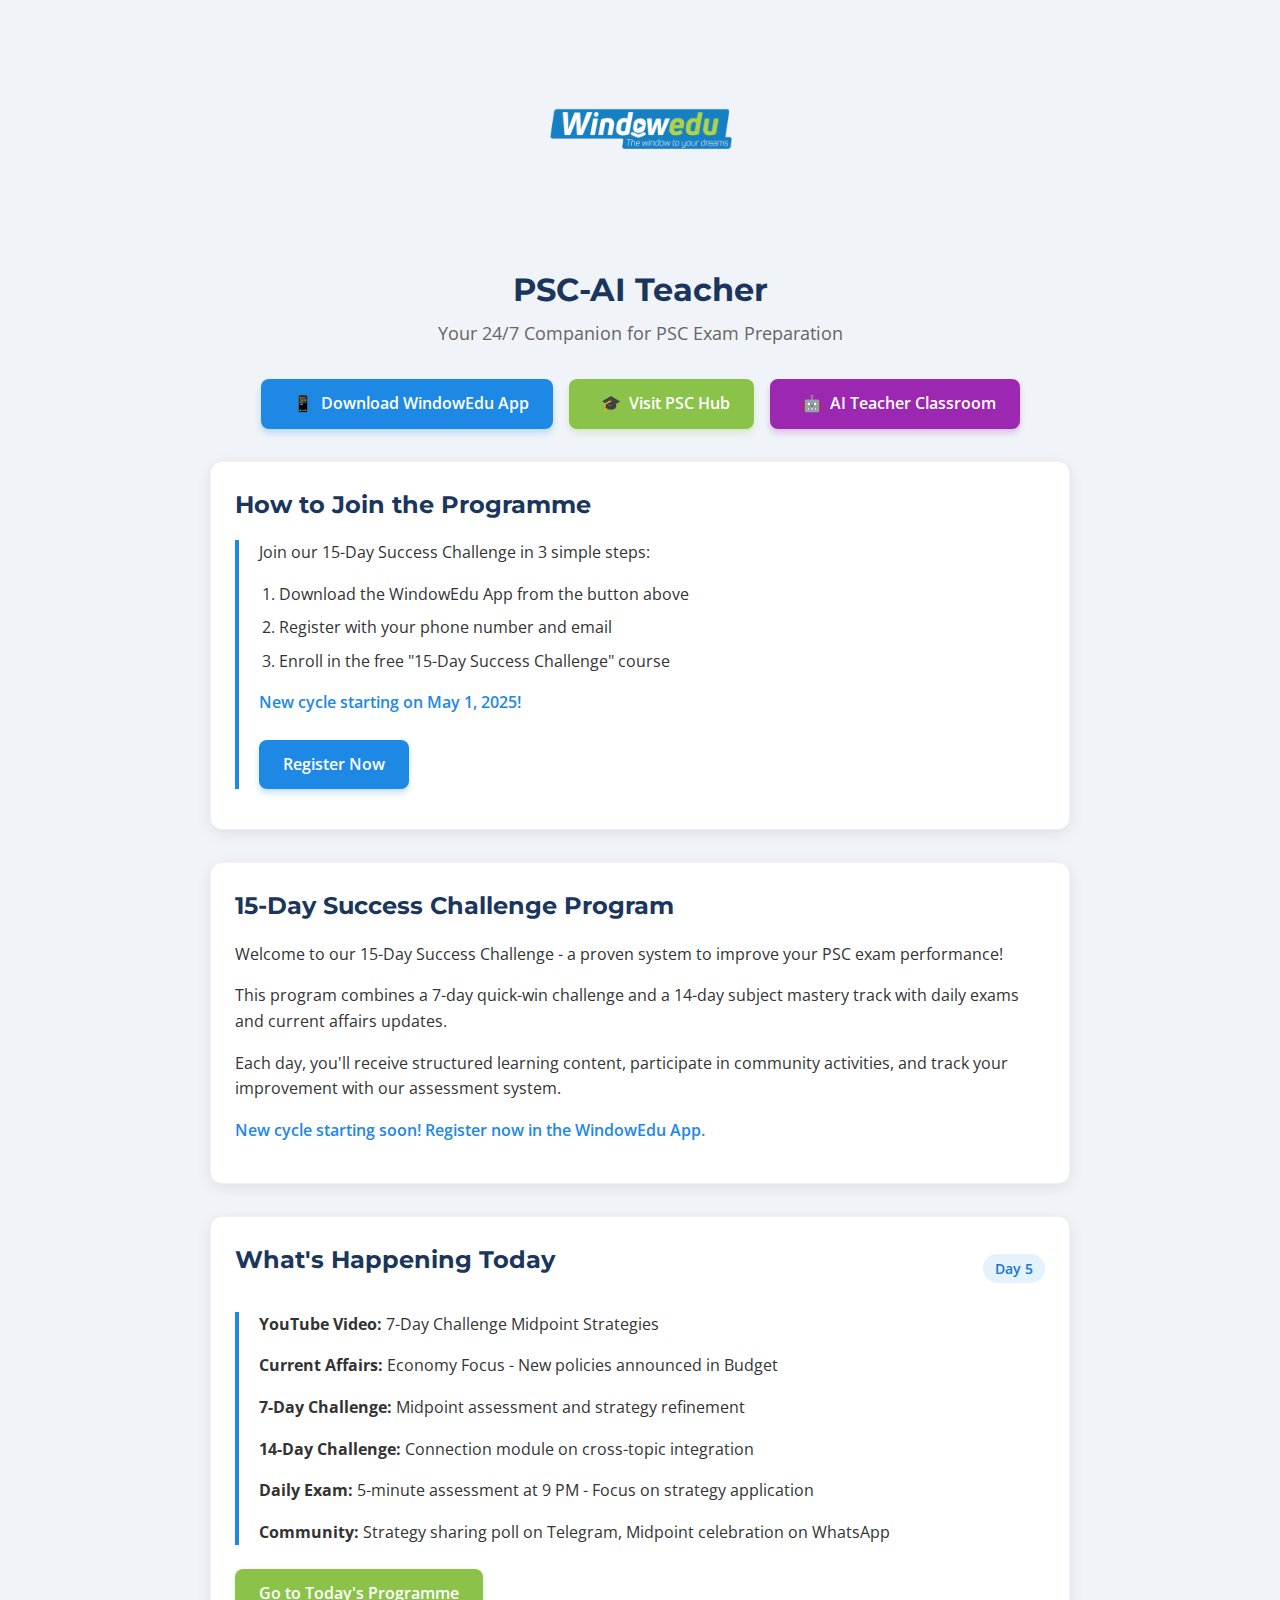
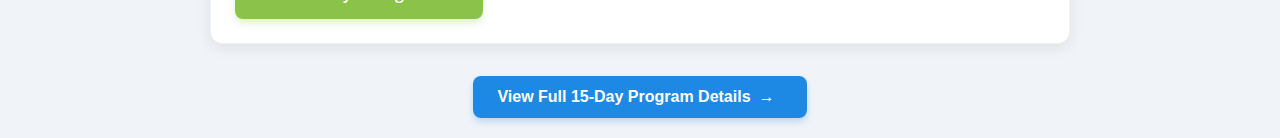
<file: index.html>
<!DOCTYPE html>
<html lang="en">
<head>
  <meta charset="UTF-8">
  <meta name="viewport" content="width=device-width, initial-scale=1.0">
  <title>WindowEdu PSC-AI Teacher</title>
  <link href="https://fonts.googleapis.com/css2?family=Montserrat:wght@500;700&family=Open+Sans:wght@400;600&display=swap" rel="stylesheet">
  <link href="styles.css" rel="stylesheet">
  <script src="script.js" defer></script>
</head>
<body>
  <!-- Main Page -->
  <div id="main-page" class="container">
    <!-- Header with Logo -->
    <header class="header">
      <div class="logo-container">
        <img src="logo.png" alt="WindowEdu Logo" class="logo">
      </div>
      <h1 class="title">PSC-AI Teacher</h1>
      <p class="subtitle">Your 24/7 Companion for PSC Exam Preparation</p>
    </header>

 <!-- App Download and PSC Hub Buttons -->
<div class="action-buttons">
  <a href="#" class="btn btn-primary">
    <span class="icon">📱</span>
    Download WindowEdu App
  </a>
  <a href="#" class="btn btn-secondary">
    <span class="icon">🎓</span>
    Visit PSC Hub
  </a>
  <a href="ai-classroom.html" class="btn btn-tertiary">
    <span class="icon">🤖</span>
    AI Teacher Classroom
  </a>
</div>

    <!-- How to Join the Programme -->
    <section class="card">
      <h2 class="card-title">How to Join the Programme</h2>
      <div class="message-board">
        <p>Join our 15-Day Success Challenge in 3 simple steps:</p>
        <ol class="steps-list">
          <li>Download the WindowEdu App from the button above</li>
          <li>Register with your phone number and email</li>
          <li>Enroll in the free "15-Day Success Challenge" course</li>
        </ol>
        <p class="highlight">New cycle starting on May 1, 2025!</p>
        <div class="card-action">
          <a href="#" class="btn btn-primary">Register Now</a>
        </div>
      </div>
    </section>

    <!-- 15-Day Program Description -->
    <section class="card">
      <h2 class="card-title">15-Day Success Challenge Program</h2>
      <div id="program-description">
        <p>Welcome to our 15-Day Success Challenge - a proven system to improve your PSC exam performance!</p>
        <p>This program combines a 7-day quick-win challenge and a 14-day subject mastery track with daily exams and current affairs updates.</p>
        <p>Each day, you'll receive structured learning content, participate in community activities, and track your improvement with our assessment system.</p>
        <p class="highlight">New cycle starting soon! Register now in the WindowEdu App.</p>
      </div>
    </section>

    <!-- Today's Activities -->
    <section class="card">
      <div class="card-header">
        <h2 class="card-title">What's Happening Today</h2>
        <span class="badge">Day 5</span>
      </div>
      <div id="today-activities" class="message-board">
        <p><strong>YouTube Video:</strong> 7-Day Challenge Midpoint Strategies</p>
        <p><strong>Current Affairs:</strong> Economy Focus - New policies announced in Budget</p>
        <p><strong>7-Day Challenge:</strong> Midpoint assessment and strategy refinement</p>
        <p><strong>14-Day Challenge:</strong> Connection module on cross-topic integration</p>
        <p><strong>Daily Exam:</strong> 5-minute assessment at 9 PM - Focus on strategy application</p>
        <p><strong>Community:</strong> Strategy sharing poll on Telegram, Midpoint celebration on WhatsApp</p>
      </div>
      <div class="card-action">
        <a href="#current-day" onclick="goToTodaysProgram()" class="btn btn-secondary">Go to Today's Programme</a>
      </div>
    </section>

    <!-- View Full Program Button -->
    <div class="text-center">
      <button id="view-full-program" class="btn btn-primary" onclick="showProgramDetails()">
        View Full 15-Day Program Details
        <span class="icon">→</span>
      </button>
    </div>
  </div>

 <!-- Program Details Page (Hidden Initially) -->
<div id="program-details" class="container hidden">
  <!-- Header with Logo -->
  <header class="header">
    <div class="logo-container">
      <img src="logo.png" alt="WindowEdu Logo" class="logo">
    </div>
    <h1 class="title">15-Day Program Details</h1>
    <p class="subtitle">Complete Structure and Schedule</p>
  </header>

  <!-- App Download and PSC Hub Buttons -->
  <div class="action-buttons">
    <a href="#" class="btn btn-primary">
      <span class="icon">📱</span>
      Download WindowEdu App
    </a>
    <a href="#" class="btn btn-secondary">
      <span class="icon">🎓</span>
      Visit PSC Hub
    </a>
  </div>

  <!-- Full Program Details -->
  <section class="card program-schedule">
    <div class="card-header full-width">
      <h2 class="card-title">Current Cycle: May 1-15, 2025</h2>
      <span class="badge badge-success">Active Now</span>
    </div>

    <div class="schedule-section">
      <h3 class="section-title">Week 1: Quick Wins & Foundation</h3>
      
      <!-- Days 1-7 -->
      <div class="day-card day-past">
        <div class="day-header">
          <h4>Day 1: Program Launch</h4>
          <span class="day-date">May 1</span>
        </div>
        <ul class="day-activities">
          <li><strong>YouTube:</strong> 7-Day Challenge Introduction & Overview</li>
          <li><strong>Challenges:</strong> Pre-assessments and orientation</li>
          <li><strong>Daily Exam:</strong> 5-minute baseline assessment (10 questions)</li>
        </ul>
      </div>
      
      <div class="day-card day-past">
        <div class="day-header">
          <h4>Day 2: Foundation Building</h4>
          <span class="day-date">May 2</span>
        </div>
        <ul class="day-activities">
          <li><strong>YouTube:</strong> Detailed PYQ Explanation (High-Weightage Topic #1)</li>
          <li><strong>Challenges:</strong> Core concepts and foundation modules</li>
          <li><strong>Daily Exam:</strong> 5-minute assessment on PYQ topic (10 questions)</li>
        </ul>
      </div>
      
      <div class="day-card day-past">
        <div class="day-header">
          <h4>Day 3: Methodology Focus</h4>
          <span class="day-date">May 3</span>
        </div>
        <ul class="day-activities">
          <li><strong>YouTube:</strong> 14-Day Challenge Methodology & Framework</li>
          <li><strong>Challenges:</strong> Core concept #2 (7-day) and Foundation module #2 (14-day)</li>
          <li><strong>Daily Exam:</strong> 5-minute methodology application (10 questions)</li>
        </ul>
      </div>
      
      <div class="day-card day-past">
        <div class="day-header">
          <h4>Day 4: Rapid Knowledge Check</h4>
          <span class="day-date">May 4</span>
        </div>
        <ul class="day-activities">
          <li><strong>YouTube:</strong> Quick 50 Questions (Rapid-Fire Format)</li>
          <li><strong>Challenges:</strong> Practical application (7-day) and Practice session (14-day)</li>
          <li><strong>Daily Exam:</strong> 5-minute rapid recall assessment (10 questions)</li>
        </ul>
      </div>
      
      <!-- Current Day -->
      <div id="current-day" class="day-card day-current">
        <div class="day-header">
          <h4>Day 5: Midpoint Strategies</h4>
          <span class="badge">TODAY</span>
        </div>
        <ul class="day-activities">
          <li><strong>YouTube:</strong> 7-Day Challenge Midpoint Strategies</li>
          <li><strong>Challenges:</strong> Midpoint assessment (7-day) and Connection module (14-day)</li>
          <li><strong>Daily Exam:</strong> 5-minute strategy application (10 questions)</li>
          <li><strong>Community:</strong> Strategy sharing poll on Telegram, Midpoint celebration on WhatsApp</li>
        </ul>
        <div class="card-action">
          <a href="#" class="btn btn-primary btn-sm">Go to Today's Material</a>
        </div>
      </div>
      
      <div class="day-card day-future">
        <div class="day-header">
          <h4>Day 6: Current Affairs Mastery</h4>
          <span class="day-date">May 6</span>
        </div>
        <ul class="day-activities">
          <li><strong>YouTube:</strong> Current Affairs Weekly Analysis</li>
          <li><strong>Challenges:</strong> Advanced application (7-day) and Specialized topic (14-day)</li>
          <li><strong>Daily Exam:</strong> 5-minute current affairs application (10 questions)</li>
        </ul>
      </div>
      
      <div class="day-card day-future">
        <div class="day-header">
          <h4>Day 7: 7-Day Challenge Completion</h4>
          <span class="day-date">May 7</span>
        </div>
        <ul class="day-activities">
          <li><strong>YouTube:</strong> 7-Day Challenge Results & Success Stories</li>
          <li><strong>Challenges:</strong> Post-assessment and certification (7-day), Midpoint check (14-day)</li>
          <li><strong>Daily Exam:</strong> 5-minute 7-day challenge mastery (10 questions)</li>
        </ul>
      </div>
    </div>
    
    <div class="schedule-section">
      <h3 class="section-title">Week 2: Advanced Learning & Mastery</h3>
      
      <!-- Add days 8-15 here in a future update -->
      <div class="day-card day-future">
        <div class="day-header">
          <h4>Days 8-15: Coming Soon</h4>
        </div>
        <p class="day-message">More details about Week 2 will be added as we approach these days.</p>
      </div>
    </div>
  </section>
  
  <!-- Challenge Types -->
  <section class="card">
    <h2 class="card-title">Current Challenge Topics</h2>
    
    <!-- 7-Day Challenge -->
    <div class="challenge-card">
      <h3 class="challenge-title">7-Day Challenge: "Exam Anxiety Mastery"</h3>
      <p>Master techniques to overcome exam anxiety and perform at your best under pressure.</p>
      <ul class="challenge-details">
        <li>Pre/Post Assessment: 10-minute anxiety evaluation</li>
        <li>Daily modules on breathing techniques, thought restructuring, focus training</li>
        <li>Practical exercises and implementation strategies</li>
      </ul>
    </div>
    
    <!-- 14-Day Challenge -->
    <div class="challenge-card">
      <h3 class="challenge-title">14-Day Challenge: "Kerala History Mastery"</h3>
      <p>Comprehensive mastery of Kerala history from ancient times to modern developments.</p>
      <ul class="challenge-details">
        <li>Pre/Post Assessment: 10-minute history knowledge test</li>
        <li>Progressive modules covering all historical periods</li>
        <li>Integration with current affairs and exam pattern mastery</li>
      </ul>
    </div>
  </section>
  
  <!-- Back Button -->
  <div class="text-center">
    <button onclick="showMainPage()" class="btn btn-primary">
      <span class="icon">←</span>
      Back to Main Page
    </button>
  </div>
</div>
</body>
</html>
</file>
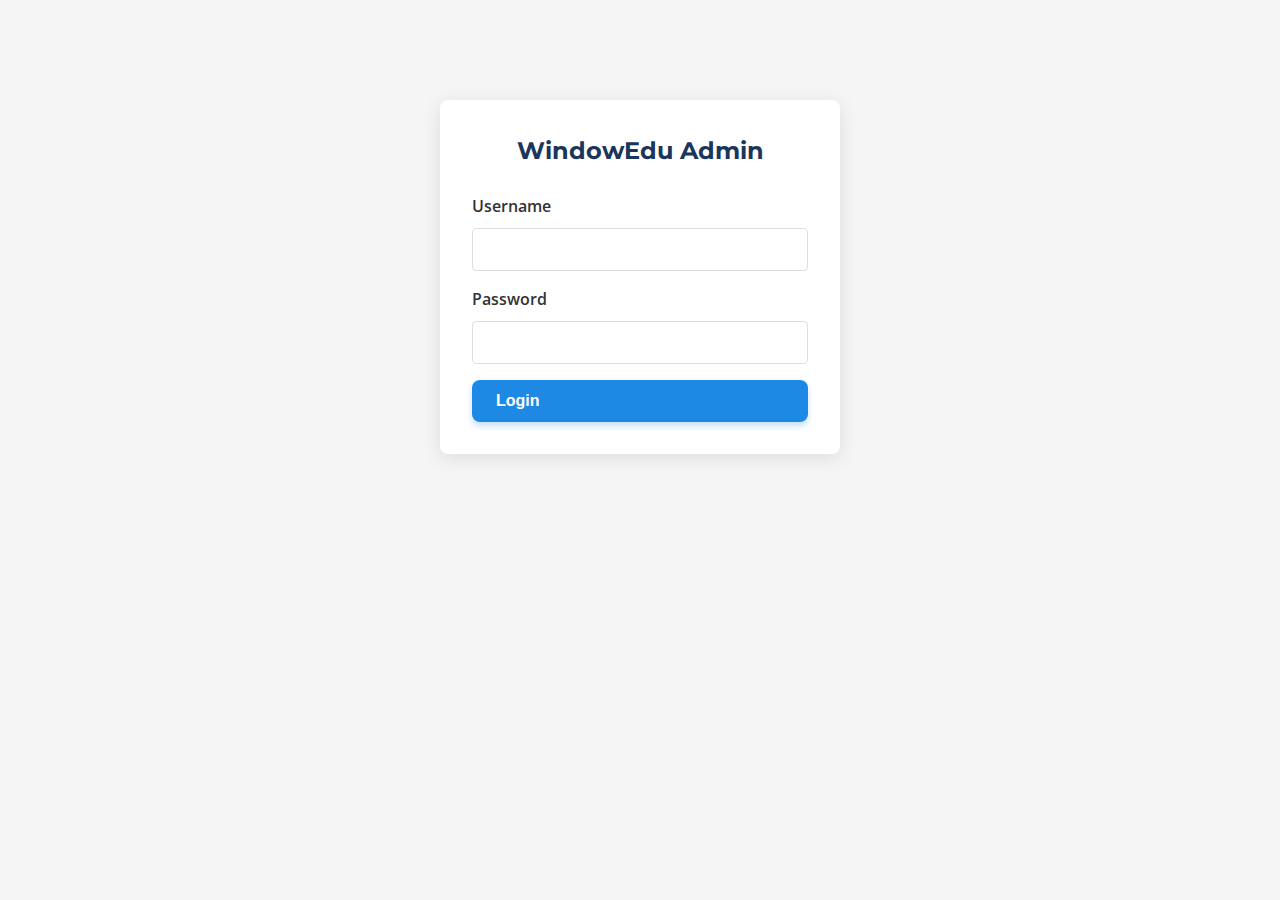
<file: admin.html>
<!DOCTYPE html>
<html lang="en">
<head>
  <meta charset="UTF-8">
  <meta name="viewport" content="width=device-width, initial-scale=1.0">
  <title>WindowEdu Admin</title>
  <link href="https://fonts.googleapis.com/css2?family=Montserrat:wght@500;700&family=Open+Sans:wght@400;600&display=swap" rel="stylesheet">
  <link href="styles.css" rel="stylesheet">
  <style>
    body {
      background-color: #f5f5f5;
    }
    
    .login-container {
      max-width: 400px;
      margin: 100px auto;
      padding: 2rem;
      background: white;
      border-radius: 8px;
      box-shadow: 0 4px 20px rgba(0,0,0,0.1);
    }
    
    .admin-container {
      max-width: 800px;
      margin: 40px auto;
      padding: 0 20px;
    }
    
    .form-group {
      margin-bottom: 1rem;
    }
    
    label {
      display: block;
      margin-bottom: 0.5rem;
      font-weight: 600;
    }
    
    .form-control {
      width: 100%;
      padding: 0.6rem;
      border: 1px solid #ddd;
      border-radius: 4px;
      font-size: 1rem;
    }
    
    .admin-header {
      display: flex;
      justify-content: space-between;
      align-items: center;
      margin-bottom: 1.5rem;
    }
    
    .admin-panel {
      background: white;
      border-radius: 8px;
      padding: 1.5rem;
      margin-bottom: 2rem;
      box-shadow: 0 4px 15px rgba(0,0,0,0.05);
    }
    
    .btn-danger {
      background-color: #f44336;
      color: white;
    }
    
    .btn-danger:hover {
      background-color: #d32f2f;
    }
    
    .btn-success {
      background-color: #4caf50;
      color: white;
    }
    
    .btn-success:hover {
      background-color: #388e3c;
    }
    
    .hidden {
      display: none;
    }
  </style>
</head>
<body>
  <!-- Login Section -->
  <div id="login-section">
    <div class="login-container">
      <h2 style="text-align: center; margin-bottom: 1.5rem;">WindowEdu Admin</h2>
      
      <div class="form-group">
        <label for="username">Username</label>
        <input type="text" id="username" class="form-control">
      </div>
      
      <div class="form-group">
        <label for="password">Password</label>
        <input type="password" id="password" class="form-control">
      </div>
      
      <button onclick="login()" class="btn btn-primary" style="width:100%">Login</button>
    </div>
  </div>

  <!-- Admin Panel Section -->
  <div id="admin-section" class="hidden">
    <div class="admin-container">
      <div class="admin-header">
        <h1>WindowEdu Admin Panel</h1>
        <a href="index.html" class="btn btn-danger">Exit Admin</a>
      </div>
      
      <!-- Edit Program Description -->
      <div class="admin-panel">
        <h2 style="margin-bottom: 1rem;">Edit 15-Day Program Description</h2>
        <div class="form-group">
          <textarea id="program-description-editor" rows="6" class="form-control"></textarea>
        </div>
        <button class="btn btn-success" onclick="saveDescription()">Save Description</button>
      </div>
      
      <!-- Edit Today's Activities -->
      <div class="admin-panel">
        <h2 style="margin-bottom: 1rem;">Edit Today's Activities</h2>
        
        <div style="display: flex; gap: 1rem; margin-bottom: 1rem;">
          <div class="form-group" style="flex: 1;">
            <label for="current-day">Current Day</label>
            <select id="current-day" class="form-control">
              <option value="1">Day 1</option>
              <option value="2">Day 2</option>
              <option value="3">Day 3</option>
              <option value="4">Day 4</option>
              <option value="5" selected>Day 5</option>
              <option value="6">Day 6</option>
              <option value="7">Day 7</option>
              <option value="8">Day 8</option>
              <option value="9">Day 9</option>
              <option value="10">Day 10</option>
              <option value="11">Day 11</option>
              <option value="12">Day 12</option>
              <option value="13">Day 13</option>
              <option value="14">Day 14</option>
              <option value="15">Day 15</option>
            </select>
          </div>
          
          <div class="form-group" style="flex: 1;">
            <label for="current-date">Current Date</label>
            <input type="date" id="current-date" value="2025-05-05" class="form-control">
          </div>
        </div>
        
        <div class="form-group">
          <label for="youtube-video">YouTube Video</label>
          <input type="text" id="youtube-video" class="form-control">
        </div>
        
        <div class="form-group">
          <label for="current-affairs">Current Affairs</label>
          <input type="text" id="current-affairs" class="form-control">
        </div>
        
        <div class="form-group">
          <label for="seven-day-activity">7-Day Challenge Activity</label>
          <input type="text" id="seven-day-activity" class="form-control">
        </div>
        
        <div class="form-group">
          <label for="fourteen-day-activity">14-Day Challenge Activity</label>
          <input type="text" id="fourteen-day-activity" class="form-control">
        </div>
        
        <div class="form-group">
          <label for="daily-exam">Daily Exam</label>
          <input type="text" id="daily-exam" class="form-control">
        </div>
        
        <div class="form-group">
          <label for="community-activities">Community Activities</label>
          <input type="text" id="community-activities" class="form-control">
        </div>
        
        <button class="btn btn-success" onclick="saveActivities()">Save Today's Activities</button>
      </div>
    </div>
  </div>

  <script>
    // Admin credentials
    const USERNAME = "admin";
    const PASSWORD = "windowedu2025";
    
    // Login function
    function login() {
      const username = document.getElementById('username').value;
      const password = document.getElementById('password').value;
      
      if (username === USERNAME && password === PASSWORD) {
        document.getElementById('login-section').classList.add('hidden');
        document.getElementById('admin-section').classList.remove('hidden');
        
        // Load content for editing
        loadContent();
      } else {
        alert("Invalid username or password");
      }
    }
    
    // Load content from localStorage or defaults
    function loadContent() {
      // Try to load from localStorage first
      const storedDescription = localStorage.getItem('programDescription');
      if (storedDescription) {
        document.getElementById('program-description-editor').value = storedDescription;
      }
      
      const youtubeVideo = localStorage.getItem('youtubeVideo') || '7-Day Challenge Midpoint Strategies';
      const currentAffairs = localStorage.getItem('currentAffairs') || 'Economy Focus - New policies announced in Budget';
      const sevenDayActivity = localStorage.getItem('sevenDayActivity') || 'Midpoint assessment and strategy refinement';
      const fourteenDayActivity = localStorage.getItem('fourteenDayActivity') || 'Connection module on cross-topic integration';
      const dailyExam = localStorage.getItem('dailyExam') || '5-minute assessment at 9 PM - Focus on strategy application';
      const communityActivities = localStorage.getItem('communityActivities') || 'Strategy sharing poll on Telegram, Midpoint celebration on WhatsApp';
      
      document.getElementById('youtube-video').value = youtubeVideo;
      document.getElementById('current-affairs').value = currentAffairs;
      document.getElementById('seven-day-activity').value = sevenDayActivity;
      document.getElementById('fourteen-day-activity').value = fourteenDayActivity;
      document.getElementById('daily-exam').value = dailyExam;
      document.getElementById('community-activities').value = communityActivities;
    }
    
    // Save program description
    function saveDescription() {
      const description = document.getElementById('program-description-editor').value;
      localStorage.setItem('programDescription', description);
      alert("Program description saved! To update the main page, go to index.html and update the content.");
    }
    
    // Save today's activities
    function saveActivities() {
      const youtubeVideo = document.getElementById('youtube-video').value;
      const currentAffairs = document.getElementById('current-affairs').value;
      const sevenDayActivity = document.getElementById('seven-day-activity').value;
      const fourteenDayActivity = document.getElementById('fourteen-day-activity').value;
      const dailyExam = document.getElementById('daily-exam').value;
      const communityActivities = document.getElementById('community-activities').value;
      
      localStorage.setItem('youtubeVideo', youtubeVideo);
      localStorage.setItem('currentAffairs', currentAffairs);
      localStorage.setItem('sevenDayActivity', sevenDayActivity);
      localStorage.setItem('fourteenDayActivity', fourteenDayActivity);
      localStorage.setItem('dailyExam', dailyExam);
      localStorage.setItem('communityActivities', communityActivities);
      
      alert("Today's activities saved! To update the main page, go to index.html and update the content.");
    }
  </script>
</body>
</html>
</file>
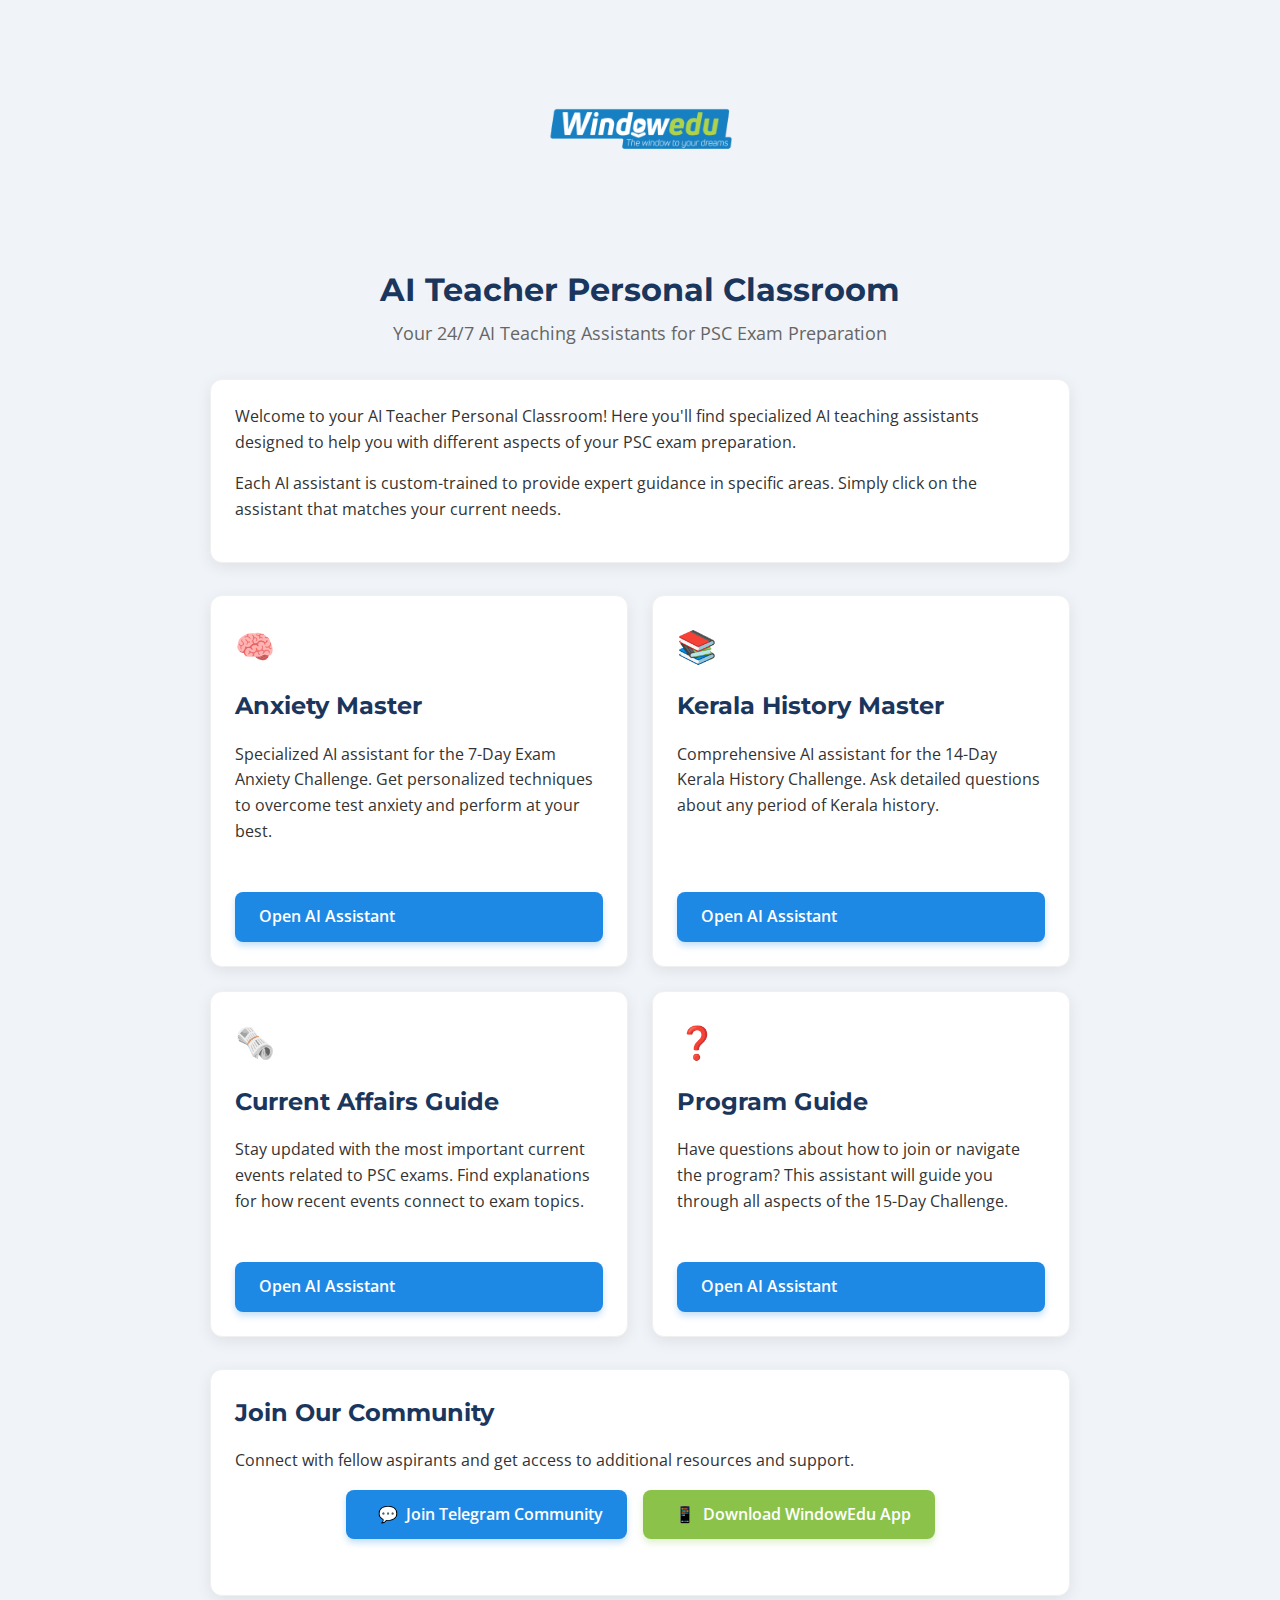
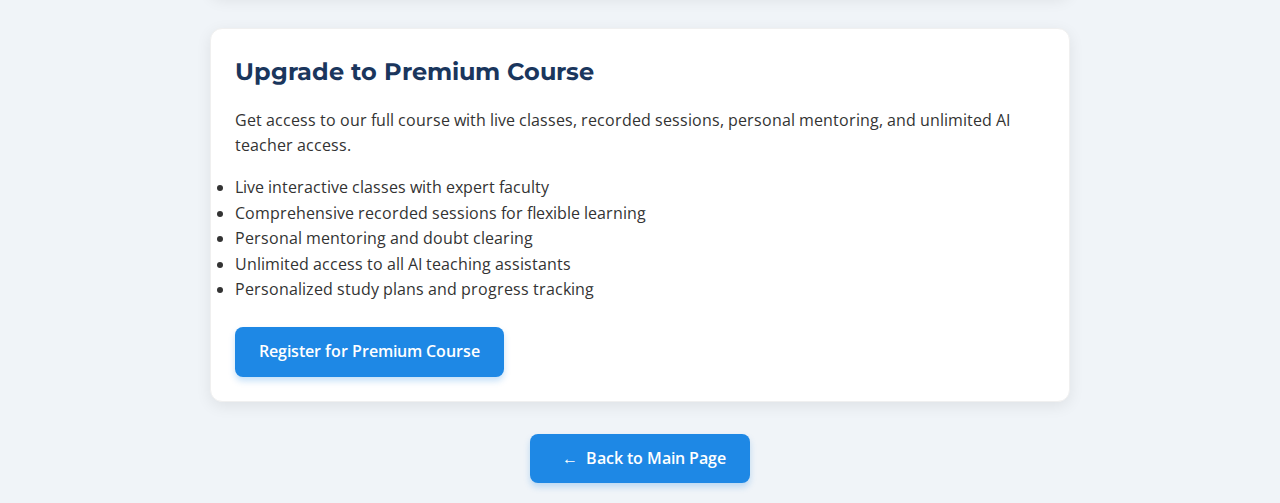
<file: ai-classroom.html>
<!DOCTYPE html>
<html lang="en">
<head>
  <meta charset="UTF-8">
  <meta name="viewport" content="width=device-width, initial-scale=1.0">
  <title>AI Teacher Personal Classroom - WindowEdu</title>
  <link href="https://fonts.googleapis.com/css2?family=Montserrat:wght@500;700&family=Open+Sans:wght@400;600&display=swap" rel="stylesheet">
  <link href="styles.css" rel="stylesheet">
  <style>
    .gpt-card {
      display: flex;
      flex-direction: column;
      height: 100%;
    }
    
    .gpt-card .card-body {
      flex: 1;
      display: flex;
      flex-direction: column;
    }
    
    .gpt-card .card-text {
      flex: 1;
      margin-bottom: 1rem;
    }
    
    .gpt-grid {
      display: grid;
      grid-template-columns: repeat(auto-fill, minmax(300px, 1fr));
      gap: 1.5rem;
      margin-bottom: 2rem;
    }
    
    .gpt-icon {
      font-size: 2rem;
      margin-bottom: 1rem;
      color: #1e88e5;
    }
  </style>
</head>
<body>
  <div class="container">
    <!-- Header with Logo -->
    <header class="header">
      <div class="logo-container">
        <img src="logo.png" alt="WindowEdu Logo" class="logo">
      </div>
      <h1 class="title">AI Teacher Personal Classroom</h1>
      <p class="subtitle">Your 24/7 AI Teaching Assistants for PSC Exam Preparation</p>
    </header>
    
    <!-- Brief Description -->
    <section class="card">
      <p>Welcome to your AI Teacher Personal Classroom! Here you'll find specialized AI teaching assistants designed to help you with different aspects of your PSC exam preparation.</p>
      <p>Each AI assistant is custom-trained to provide expert guidance in specific areas. Simply click on the assistant that matches your current needs.</p>
    </section>
    
    <!-- AI Teacher GPT Links -->
    <div class="gpt-grid">
      <!-- 7-Day Challenge GPT -->
      <div class="card gpt-card">
        <div class="card-body">
          <div class="gpt-icon">🧠</div>
          <h2 class="card-title">Anxiety Master</h2>
          <p class="card-text">Specialized AI assistant for the 7-Day Exam Anxiety Challenge. Get personalized techniques to overcome test anxiety and perform at your best.</p>
          <a href="#" class="btn btn-primary">Open AI Assistant</a>
        </div>
      </div>
      
      <!-- 14-Day Challenge GPT -->
      <div class="card gpt-card">
        <div class="card-body">
          <div class="gpt-icon">📚</div>
          <h2 class="card-title">Kerala History Master</h2>
          <p class="card-text">Comprehensive AI assistant for the 14-Day Kerala History Challenge. Ask detailed questions about any period of Kerala history.</p>
          <a href="#" class="btn btn-primary">Open AI Assistant</a>
        </div>
      </div>
      
      <!-- Current Affairs GPT -->
      <div class="card gpt-card">
        <div class="card-body">
          <div class="gpt-icon">🗞️</div>
          <h2 class="card-title">Current Affairs Guide</h2>
          <p class="card-text">Stay updated with the most important current events related to PSC exams. Find explanations for how recent events connect to exam topics.</p>
          <a href="#" class="btn btn-primary">Open AI Assistant</a>
        </div>
      </div>
      
      <!-- How to Join GPT -->
      <div class="card gpt-card">
        <div class="card-body">
          <div class="gpt-icon">❓</div>
          <h2 class="card-title">Program Guide</h2>
          <p class="card-text">Have questions about how to join or navigate the program? This assistant will guide you through all aspects of the 15-Day Challenge.</p>
          <a href="#" class="btn btn-primary">Open AI Assistant</a>
        </div>
      </div>
    </div>
    
    <!-- Community Links -->
    <section class="card">
      <h2 class="card-title">Join Our Community</h2>
      <p>Connect with fellow aspirants and get access to additional resources and support.</p>
      <div class="action-buttons">
        <a href="#" class="btn btn-primary">
          <span class="icon">💬</span>
          Join Telegram Community
        </a>
        <a href="#" class="btn btn-secondary">
          <span class="icon">📱</span>
          Download WindowEdu App
        </a>
      </div>
    </section>
    
    <!-- Premium Course Access -->
    <section class="card">
      <h2 class="card-title">Upgrade to Premium Course</h2>
      <p>Get access to our full course with live classes, recorded sessions, personal mentoring, and unlimited AI teacher access.</p>
      <ul class="features-list">
        <li>Live interactive classes with expert faculty</li>
        <li>Comprehensive recorded sessions for flexible learning</li>
        <li>Personal mentoring and doubt clearing</li>
        <li>Unlimited access to all AI teaching assistants</li>
        <li>Personalized study plans and progress tracking</li>
      </ul>
      <div class="card-action">
        <a href="#" class="btn btn-primary">Register for Premium Course</a>
      </div>
    </section>
    
    <!-- Back Button -->
    <div class="text-center">
      <a href="index.html" class="btn btn-primary">
        <span class="icon">←</span>
        Back to Main Page
      </a>
    </div>
  </div>
</body>
</html>
</file>
<file: styles.css>
/* Base styles */
* {
  margin: 0;
  padding: 0;
  box-sizing: border-box;
}

body {
  font-family: 'Open Sans', sans-serif;
  background-color: #f0f4f8;
  line-height: 1.6;
  color: #333;
}

.container {
  max-width: 900px;
  margin: 0 auto;
  padding: 20px;
}

/* Typography */
h1, h2, h3, h4, h5, h6 {
  font-family: 'Montserrat', sans-serif;
  margin-bottom: 0.5em;
  color: #1a365d;
}

p {
  margin-bottom: 1em;
}

/* Utility classes */
.hidden {
  display: none;
}

.text-center {
  text-align: center;
}

.highlight {
  font-weight: 600;
  color: #1e88e5;
  margin: 1em 0;
}

/* Header styles */
.header {
  text-align: center;
  margin-bottom: 2rem;
}

.logo-container {
  max-width: 220px;
  margin: 0 auto 1rem;
}

.logo {
  width: 100%;
  height: auto;
}

.title {
  font-size: 2rem;
  font-weight: 700;
  margin-bottom: 0.25rem;
}

.subtitle {
  color: #666;
  font-size: 1.1rem;
}

/* Button styles */
.action-buttons {
  display: flex;
  flex-wrap: wrap;
  justify-content: center;
  gap: 1rem;
  margin-bottom: 2rem;
}

.btn {
  display: inline-flex;
  align-items: center;
  padding: 0.75rem 1.5rem;
  border-radius: 8px;
  border: none;
  font-weight: 600;
  text-decoration: none;
  cursor: pointer;
  transition: all 0.3s ease;
  font-size: 1rem;
}

.btn-primary {
  background-color: #1e88e5;
  color: white;
  box-shadow: 0 4px 6px rgba(30, 136, 229, 0.25);
}

.btn-primary:hover {
  background-color: #1976d2;
  transform: translateY(-2px);
  box-shadow: 0 6px 8px rgba(30, 136, 229, 0.3);
}

.btn-secondary {
  background-color: #8bc34a;
  color: white;
  box-shadow: 0 4px 6px rgba(139, 195, 74, 0.25);
}

.btn-secondary:hover {
  background-color: #7cb342;
  transform: translateY(-2px);
  box-shadow: 0 6px 8px rgba(139, 195, 74, 0.3);
}
.btn-tertiary {
  background-color: #9c27b0;
  color: white;
  box-shadow: 0 4px 6px rgba(156, 39, 176, 0.25);
}

.btn-tertiary:hover {
  background-color: #8e24aa;
  transform: translateY(-2px);
  box-shadow: 0 6px 8px rgba(156, 39, 176, 0.3);
}
.icon {
  margin: 0 0.5rem;
}

/* Card styles */
.card {
  background-color: white;
  border-radius: 12px;
  box-shadow: 0 4px 15px rgba(0, 0, 0, 0.08);
  padding: 1.5rem;
  margin-bottom: 2rem;
  transition: transform 0.3s ease, box-shadow 0.3s ease;
  border: 1px solid #f0f0f0;
}

.card:hover {
  transform: translateY(-3px);
  box-shadow: 0 6px 20px rgba(0, 0, 0, 0.1);
}

.card-title {
  font-size: 1.5rem;
  margin-bottom: 1rem;
  color: #1a365d;
}

.card-header {
  display: flex;
  justify-content: space-between;
  align-items: center;
  margin-bottom: 1rem;
}

.badge {
  background-color: #e3f2fd;
  color: #1976d2;
  padding: 0.25rem 0.75rem;
  border-radius: 20px;
  font-size: 0.85rem;
  font-weight: 600;
}

.message-board {
  border-left: 4px solid #1e88e5;
  padding-left: 1.25rem;
  margin: 1rem 0;
}

.steps-list {
  padding-left: 1.25rem;
  margin: 1rem 0;
}

.steps-list li {
  margin-bottom: 0.5rem;
}

.card-action {
  margin-top: 1.5rem;
}

/* Media queries for responsiveness */
@media (max-width: 768px) {
  .action-buttons {
    flex-direction: column;
    align-items: stretch;
  }
  
  .btn {
    justify-content: center;
  }
  
  .card-header {
    flex-direction: column;
    align-items: flex-start;
    gap: 0.5rem;
  }
  
  .title {
    font-size: 1.75rem;
  }
}
/* Program Schedule Styles */
.program-schedule {
  padding: 1.5rem;
}

.full-width {
  width: 100%;
}

.schedule-section {
  margin-bottom: 2rem;
}

.section-title {
  padding-bottom: 0.5rem;
  margin-bottom: 1.5rem;
  border-bottom: 1px solid #e0e0e0;
  color: #1a365d;
  font-size: 1.25rem;
}

.day-card {
  padding: 1rem;
  margin-bottom: 1.25rem;
  border-radius: 8px;
  border-left: 4px solid;
  background-color: #fff;
  box-shadow: 0 2px 10px rgba(0, 0, 0, 0.05);
  transition: transform 0.3s ease, box-shadow 0.3s ease;
}

.day-card:hover {
  transform: translateY(-2px);
  box-shadow: 0 4px 15px rgba(0, 0, 0, 0.1);
}

.day-past {
  border-color: #8bc34a;
}

.day-current {
  border-color: #1e88e5;
  background-color: #f0f9ff;
  box-shadow: 0 3px 15px rgba(30, 136, 229, 0.15);
}

.day-future {
  border-color: #9e9e9e;
}

.day-header {
  display: flex;
  justify-content: space-between;
  align-items: center;
  margin-bottom: 0.75rem;
}

.day-header h4 {
  font-weight: 600;
  margin: 0;
}

.day-date {
  font-size: 0.85rem;
  color: #666;
}

.day-activities {
  list-style-type: disc;
  padding-left: 1.5rem;
  margin-bottom: 0.75rem;
}

.day-activities li {
  margin-bottom: 0.5rem;
}

.day-message {
  color: #666;
  font-style: italic;
}

/* Challenge Card Styles */
.challenge-card {
  padding: 1.25rem;
  margin-bottom: 1.5rem;
  border-radius: 8px;
  border-left: 4px solid;
  background-color: #f9f9f9;
}

.challenge-card:first-child {
  border-color: #1e88e5;
}

.challenge-card:last-child {
  border-color: #8bc34a;
  margin-bottom: 0;
}

.challenge-title {
  font-size: 1.1rem;
  color: #333;
  margin-bottom: 0.5rem;
}

.challenge-details {
  list-style-type: disc;
  padding-left: 1.5rem;
  margin-top: 0.75rem;
}

.badge-success {
  background-color: #e8f5e9;
  color: #388e3c;
}

.btn-sm {
  padding: 0.4rem 0.8rem;
  font-size: 0.9rem;
}
/* Admin Interface Styles */
.modal {
  position: fixed;
  top: 0;
  left: 0;
  width: 100%;
  height: 100%;
  background-color: rgba(0, 0, 0, 0.5);
  display: flex;
  justify-content: center;
  align-items: center;
  z-index: 1000;
}

.modal-content {
  background-color: white;
  border-radius: 8px;
  width: 100%;
  max-width: 400px;
  box-shadow: 0 4px 20px rgba(0, 0, 0, 0.15);
}

.modal-header {
  display: flex;
  justify-content: space-between;
  align-items: center;
  padding: 1rem;
  border-bottom: 1px solid #e0e0e0;
}

.modal-header h3 {
  margin: 0;
  font-size: 1.25rem;
}

.close-btn {
  background: none;
  border: none;
  font-size: 1.5rem;
  cursor: pointer;
  color: #666;
}

.modal-body {
  padding: 1.5rem;
}

.form-group {
  margin-bottom: 1rem;
}

.form-row {
  display: flex;
  gap: 1rem;
  margin-bottom: 1rem;
}

.half {
  flex: 1;
}

label {
  display: block;
  margin-bottom: 0.5rem;
  font-weight: 600;
  color: #333;
}

.form-control {
  width: 100%;
  padding: 0.5rem;
  border-radius: 4px;
  border: 1px solid #ccc;
  font-family: inherit;
  font-size: 1rem;
}

textarea.form-control {
  resize: vertical;
  min-height: 100px;
}

#admin-panel {
  background-color: #f5f5f5;
  min-height: 100vh;
  padding: 2rem 0;
}

.admin-header {
  display: flex;
  justify-content: space-between;
  align-items: center;
  margin-bottom: 2rem;
}

.btn-danger {
  background-color: #f44336;
  color: white;
}

.btn-danger:hover {
  background-color: #e53935;
}

.btn-success {
  background-color: #4caf50;
  color: white;
}

.btn-success:hover {
  background-color: #43a047;
}
</file>
